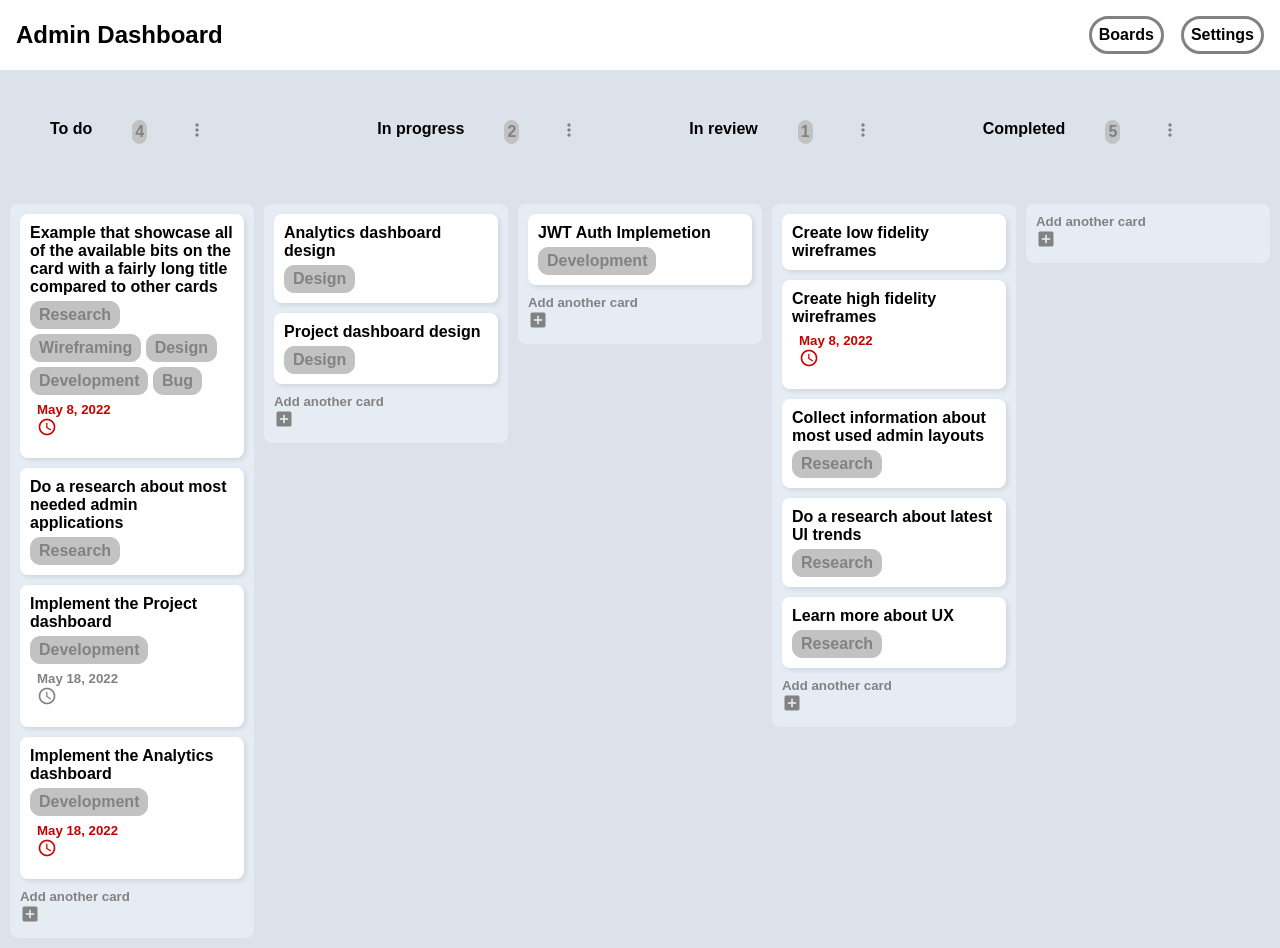
<file: index.html>
<!DOCTYPE html>
<html lang="pt-br">
<head>
    <meta charset="UTF-8">
    <meta name="viewport" content="width=device-width, initial-scale=1.0">
    <title>Página</title>

    <link rel="stylesheet" href="https://fonts.googleapis.com/icon?family=Material+Icons">
    
    <link rel="stylesheet" href="style.css">
</head>
<body>  
    <nav> 
        <h1>Admin Dashboard</h1><!--automaticamente para a esquerda-->
        <div class="direita">
            <p>Boards</p>
            <p>Settings</p>
        </div>
    </nav>

    <header>
        
            <div class="todo">
                <p>To do</p>
                <h4 style="color:rgb(130, 130, 130);"> 4 </h4>
                <i class="material-icons">more_vert</i>
            </div>
            <div class="inprogress">
                <p>In progress</p>
                <h4 style="color:rgb(130, 130, 130);"> 2 </h4>
                <i class="material-icons">more_vert</i>
            </div>
            <div class="inreview">
                <p>In review</p>
                <h4 style="color:rgb(130, 130, 130);"> 1 </h4>
                <i class="material-icons">more_vert</i>
            </div>
            <div class="completed">
                <p>Completed</p>
                <h4 style="color:rgb(130, 130, 130);"> 5 </h4>
                <i class="material-icons">more_vert</i>
            </div>
    </header>

    <main>
        <div class="coluna"><!--To do-->
            <div class="cartao"><!--Primeiro(To do)-->
                <h4>Example that showcase all of
                    the available bits on the
                    card with a fairly long title
                    compared to other cards
                </h4>
                <div class="itens">
                    <p style="color:rgb(130, 130, 130);">Research</p>
                    <p style="color:rgb(130, 130, 130);">Wireframing</p>
                    <p style="color:rgb(130, 130, 130);">Design</p>
                    <p style="color:rgb(130, 130, 130);">Development</p>
                    <p style="color:rgb(130, 130, 130);">Bug</p>
                    <div class="data">
                        <h5 style="color: rgb(198, 0, 0);">May 8, 2022</h5>
                        <i class="material-icons" style="color: rgb(198, 0, 0);">schedule</i>                        
                    </div>
                </div>
            </div>
            <div class="cartao"><!--Segundo(To do)-->
                <h4>Do a research about most 
                    needed admin applications
                </h4>
                <div class="itens">
                    <p style="color:rgb(130, 130, 130);">Research</p>
                </div>
            </div>
            <div class="cartao"><!--Terceiro(To do)-->
                <h4>Implement the Project dashboard
                </h4>
                <div class="itens">
                    <p style="color:rgb(130, 130, 130);">Development</p>
                    <div class="data">
                        <h5 style="color: rgb(130, 130, 130);">May 18, 2022</h5>
                        <i class="material-icons" style="color: rgb(130, 130, 130);">schedule</i>                        
                    </div>
                </div>
            </div>
            <div class="cartao"><!--Quarto(To do)-->
                <h4>Implement the Analytics dashboard
                </h4>
                <div class="itens">
                    <p style="color:rgb(130, 130, 130);">Development</p>
                    <div class="data">
                        <h5 style="color: rgb(198, 0, 0);">May 18, 2022</h5>
                        <i class="material-icons" style="color: rgb(198, 0, 0);">schedule</i>                        
                    </div>
                </div>
            </div>
            <h5 style="color: rgb(130, 130, 130)">Add another card</h5>
            <i class="material-icons" style="color: rgb(130, 130, 130);">add_box</i>
        </div>
        <div class="coluna">
            <div class="cartao"><!--Primeiro(In Progress)-->
                <h4>Analytics dashboard design
                </h4>
                <div class="itens">
                    <p style="color:rgb(130, 130, 130);">Design</p>
                </div>
            </div>
            <div class="cartao"><!--Segundo(In Progress)-->
                <h4>Project dashboard design
                </h4>
                <div class="itens">
                    <p style="color:rgb(130, 130, 130);">Design</p>
                </div>
            </div>
            <h5 style="color: rgb(130, 130, 130)">Add another card</h5>
            <i class="material-icons" style="color: rgb(130, 130, 130);">add_box</i>
        </div>
        <div class="coluna">
            <div class="cartao"><!--In Review-->
                <h4>JWT Auth Implemetion
                </h4>
                <div class="itens">
                    <p style="color:rgb(130, 130, 130);">Development</p>
                </div>
            </div>
            <h5 style="color: rgb(130, 130, 130)">Add another card</h5>
            <i class="material-icons" style="color: rgb(130, 130, 130);">add_box</i>
        </div>
        <div class="coluna">
            <div class="cartao"><!--Primeiro(Completed)-->
                <h4>Create low fidelity wireframes</h4>
            </div>
            <div class="cartao"><!--Segundo(Completed)-->
                <h4>Create high fidelity wireframes</h4>
                <div class="data">
                    <h5 style="color: rgb(198, 0, 0);">May 8, 2022</h5>
                    <i class="material-icons" style="color: rgb(198, 0, 0);">schedule</i>                        
                </div>
            </div>
            <div class="cartao"><!--Terceiro(Completed)-->
                <h4>Collect information about most
                    used admin layouts</h4>
                <div class="itens">
                    <p style="color:rgb(130, 130, 130);">Research</p>
                </div>
            </div>
            <div class="cartao"><!--Quarto(Completed)-->
                <h4>Do a research about latest UI trends</h4>
                <div class="itens">
                    <p style="color:rgb(130, 130, 130);">Research</p>
                </div>
            </div>
            <div class="cartao"><!--Quinto(Completed)-->
                <h4>Learn more about UX</h4>
                <div class="itens">
                    <p style="color:rgb(130, 130, 130);">Research</p>
                </div>
            </div>
            <h5 style="color: rgb(130, 130, 130)">Add another card</h5>
            <i class="material-icons" style="color: rgb(130, 130, 130);">add_box</i>
        </div>
        <div class="coluna">
            <h5 style="color: rgb(130, 130, 130)">Add another card</h5>
            <i class="material-icons" style="color: rgb(130, 130, 130);">add_box</i>
        </div>
    </main>
</body>
</html>
</file>
<file: style.css>
body{
    background-color: rgb(219, 226, 234);
}
*{
    font-family: Arial, Helvetica, sans-serif;
    margin: 0;
    padding: 0;
}
.material-icons{
    font-size: 20px;
    color:rgb(130,130,130);
}
/* barra de navegação*/

nav{
    background-color: white;
    display: flex;
    justify-content: space-between;
    align-items: center;
    padding: 16px;
}
.direita{
    display: flex;
    gap: 17px;
}
nav p{
    font-weight: bold;
    border: 3px solid rgb(130, 130, 130);
    border-radius: 20px;
    padding: 7px;
}

/* primeira parte*/

header{
    display: flex;
    padding: 50px;
    gap: 20px;
}
.todo{
    font-weight: bold;
    display: flex;
    gap: 40px;
}
.inprogress{
    font-weight: bold;
    display: flex;
    gap: 40px;
    margin-left: 150px;
}
.inreview{
    font-weight: bold;
    display: flex;
    gap: 40px;
    margin-left: 90px;
}
.completed{
    font-weight: bold;
    display: flex; 
    gap: 40px;
    margin-left: 90px;
}
header h4{
    font-weight: bold;
    border: 1px solid rgb(194, 194, 194);
    border-radius: 10px;
    padding: 2px;
    background-color:rgb(194, 194, 194) ;
}
.numero{
    font-weight: bold;
    border: 1px solid rgb(194, 194, 194);
    border-radius: 10px;
    padding: 2px;
    background-color:rgb(194, 194, 194) ;
}
/* Segunda Parte*/

main {
    display: flex;
    justify-content: space-between;
    padding: 10px;
    gap: 10px;
}
.coluna{
    background-color: #e6ecf3;
    padding: 10px;
    border-radius: 8px;
    width: 250px;
    height: max-content;
}
.cartao{
    background-color: white;
    padding: 10px;
    border-radius: 8px;
    margin-bottom: 10px;
    box-shadow: 2px 2px 5px rgba(0, 0, 0, 0.1);
}
.itens p{
    display: flex;
    gap: 5px;
    margin-top: 5px;
    font-weight: bold;
    border: 1px solid rgb(194, 194, 194);
    border-radius: 10px;
    padding: 4px 8px;
    display: inline-block;/*importante*/
    white-space:nowrap;
    background-color:rgb(194, 194, 194) ;
}
.data{
    padding: 7px;
}
</file>
